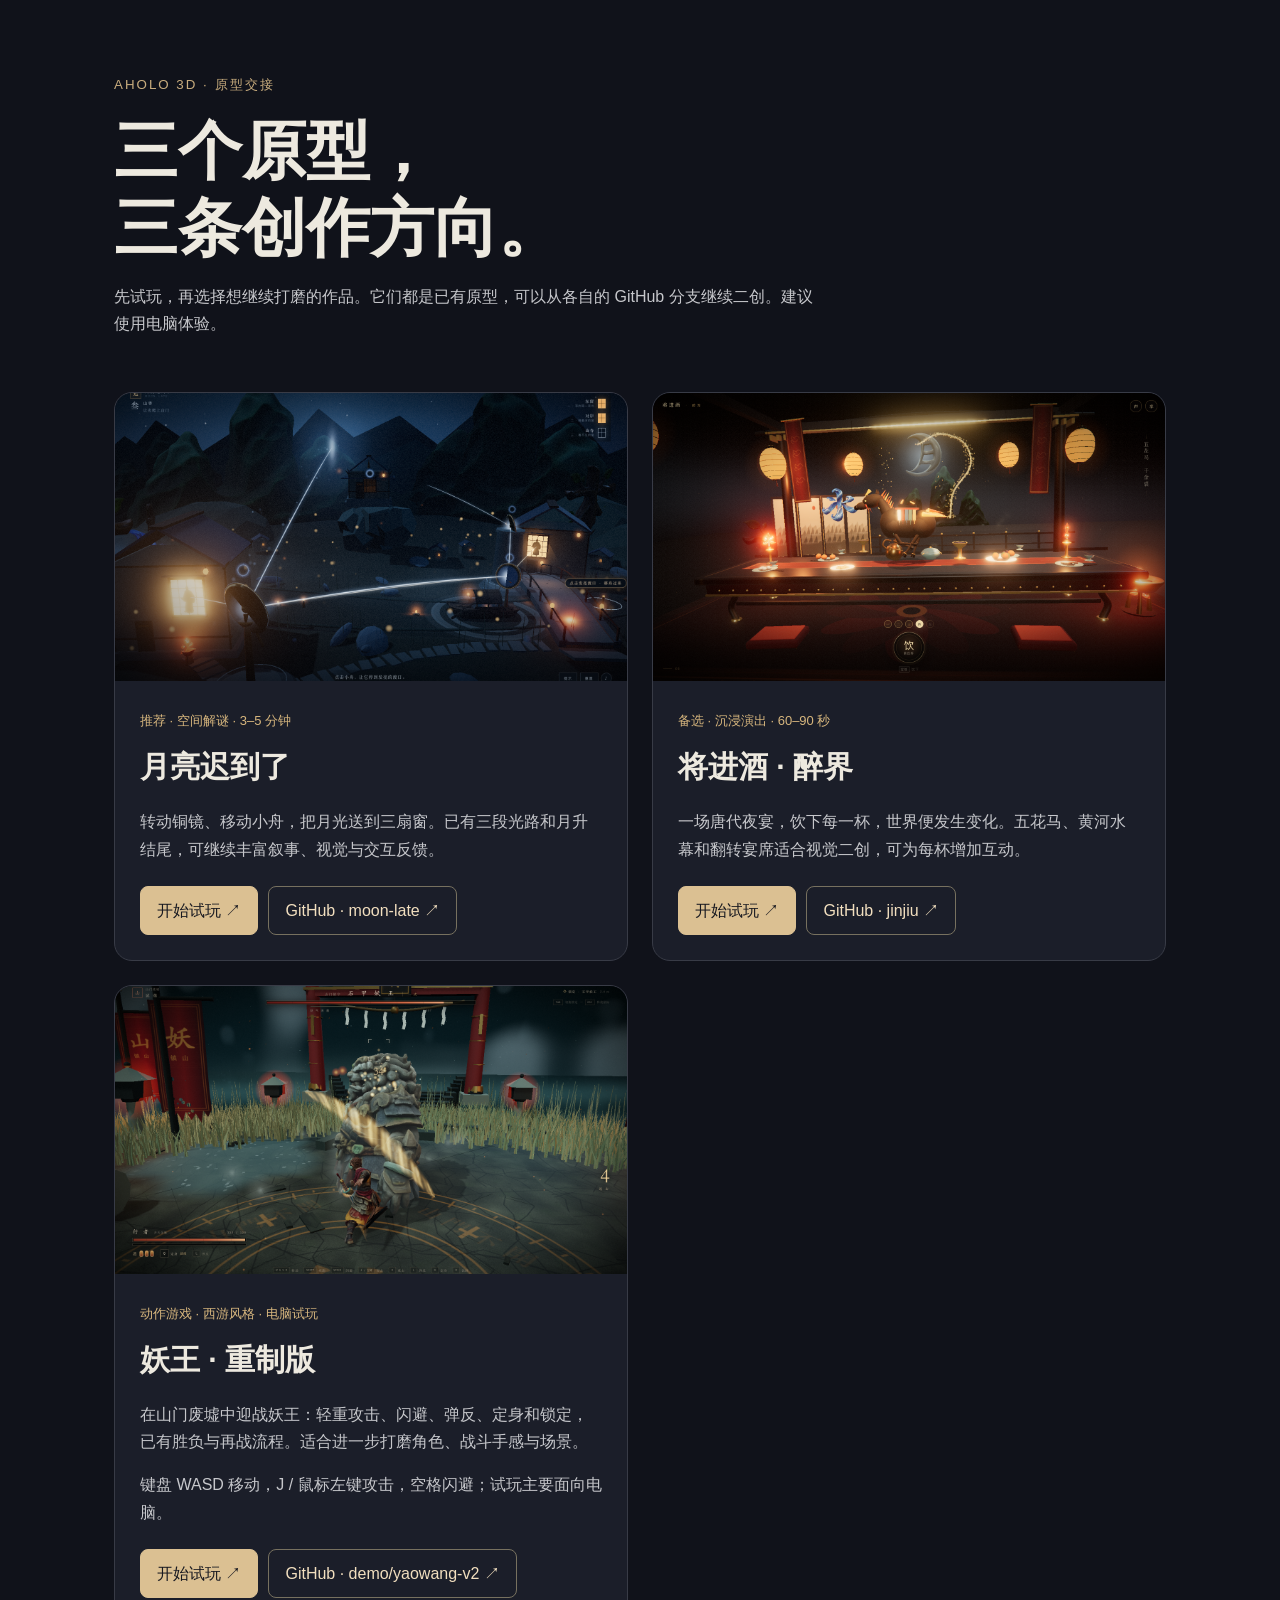
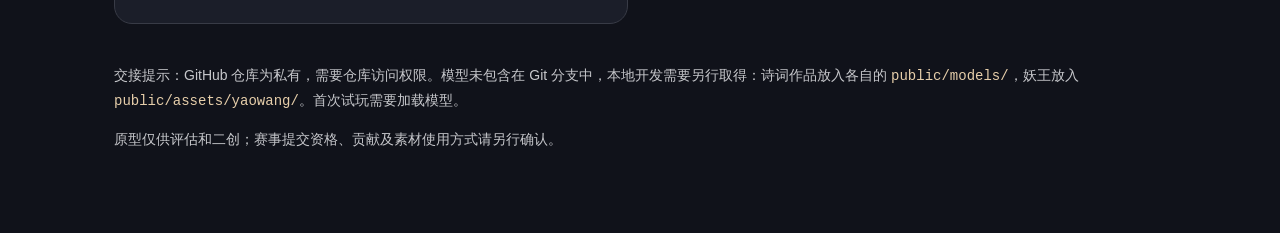
<file: index.html>
<!doctype html><html lang="zh-CN"><head><meta charset="utf-8"><meta name="viewport" content="width=device-width,initial-scale=1"><title>3D 作品原型 · 合作预览</title><style>
*{box-sizing:border-box}body{margin:0;background:#10121a;color:#ede9df;font-family:-apple-system,BlinkMacSystemFont,"PingFang SC",sans-serif;line-height:1.7}main{max-width:1100px;margin:auto;padding:70px 24px}small{color:#c9ad7e;letter-spacing:.15em}h1{font-size:clamp(36px,6vw,64px);line-height:1.2;margin:16px 0}h2{font-size:30px;margin:8px 0}p{color:#c6c7cb}header{max-width:700px;margin-bottom:55px}.grid{display:grid;gap:24px;grid-template-columns:repeat(2,minmax(0,1fr))}article{background:#1b1e29;border:1px solid #383b46;border-radius:18px;overflow:hidden}img{display:block;width:100%;aspect-ratio:16/9;object-fit:cover}.body{padding:25px}.tag{color:#d8b77e;font-size:13px}.actions{display:flex;gap:10px;flex-wrap:wrap;margin-top:23px}a{color:#f2dfbf;border:1px solid #77715f;padding:10px 16px;border-radius:8px;text-decoration:none}a.primary{background:#dbc092;color:#171820;border-color:#dbc092}a:hover{filter:brightness(1.15)}footer{margin-top:40px;color:#a9aab1;font-size:14px}code{color:#e6ceaa}@media(max-width:720px){main{padding:45px 18px}.grid{grid-template-columns:1fr}}
</style></head><body><main><header><small>AHOLO 3D · 原型交接</small><h1>三个原型，<br>三条创作方向。</h1><p>先试玩，再选择想继续打磨的作品。它们都是已有原型，可以从各自的 GitHub 分支继续二创。建议使用电脑体验。</p></header><div class="grid"><article><img src="moon.png" alt="月亮迟到了：月下山谷和光路"><div class="body"><span class="tag">推荐 · 空间解谜 · 3–5 分钟</span><h2>月亮迟到了</h2><p>转动铜镜、移动小舟，把月光送到三扇窗。已有三段光路和月升结尾，可继续丰富叙事、视觉与交互反馈。</p><div class="actions"><a class="primary" href="moon/">开始试玩 ↗</a><a href="https://github.com/hyai-dev/aholo3d-hackathon/tree/moon-late/demos/moon-late" target="_blank" rel="noopener">GitHub · moon-late ↗</a></div></div></article><article><img src="jinjiu.png" alt="将进酒醉界：唐代夜宴"><div class="body"><span class="tag">备选 · 沉浸演出 · 60–90 秒</span><h2>将进酒 · 醉界</h2><p>一场唐代夜宴，饮下每一杯，世界便发生变化。五花马、黄河水幕和翻转宴席适合视觉二创，可为每杯增加互动。</p><div class="actions"><a class="primary" href="jinjiu/">开始试玩 ↗</a><a href="https://github.com/hyai-dev/aholo3d-hackathon/tree/jinjiu/demos/jinjiu" target="_blank" rel="noopener">GitHub · jinjiu ↗</a></div></div></article><article><img src="yaowang.png" alt="妖王重制版：山门中的 Boss 战斗"><div class="body"><span class="tag">动作游戏 · 西游风格 · 电脑试玩</span><h2>妖王 · 重制版</h2><p>在山门废墟中迎战妖王：轻重攻击、闪避、弹反、定身和锁定，已有胜负与再战流程。适合进一步打磨角色、战斗手感与场景。</p><p>键盘 WASD 移动，J / 鼠标左键攻击，空格闪避；试玩主要面向电脑。</p><div class="actions"><a class="primary" href="yaowang/">开始试玩 ↗</a><a href="https://github.com/hyai-dev/aholo3d-hackathon/tree/demo/yaowang-v2/demos/yaowang-v2" target="_blank" rel="noopener">GitHub · demo/yaowang-v2 ↗</a></div></div></article></div><footer><p>交接提示：GitHub 仓库为私有，需要仓库访问权限。模型未包含在 Git 分支中，本地开发需要另行取得：诗词作品放入各自的 <code>public/models/</code>，妖王放入 <code>public/assets/yaowang/</code>。首次试玩需要加载模型。</p><p>原型仅供评估和二创；赛事提交资格、贡献及素材使用方式请另行确认。</p></footer></main></body></html>
</file>
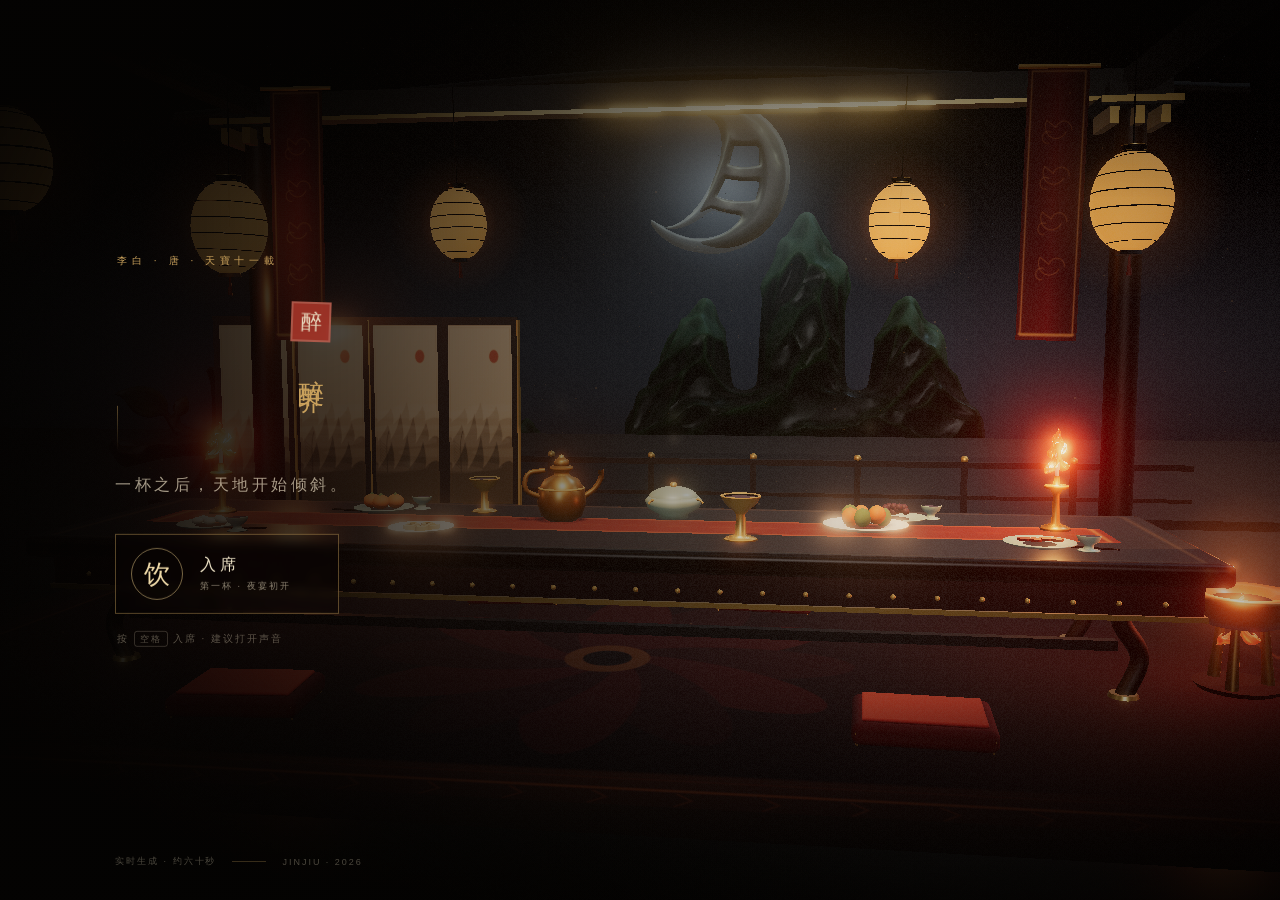
<file: jinjiu/index.html>
<!doctype html>
<html lang="zh-CN">
  <head>
    <meta charset="UTF-8" />
    <meta name="viewport" content="width=device-width, initial-scale=1.0, viewport-fit=cover" />
    <meta name="theme-color" content="#070605" />
    <meta name="description" content="将进酒 · 醉界 —— 一杯一杯，把盛唐的夜宴喝成一个颠倒的梦。" />
    <title>将进酒 · 醉界</title>
    <link rel="icon" href="data:image/svg+xml,%3Csvg xmlns='http://www.w3.org/2000/svg' viewBox='0 0 64 64'%3E%3Crect width='64' height='64' rx='14' fill='%23070605'/%3E%3Cpath d='M20 22h24l-3 16c-1 6-5 9-9 9s-8-3-9-9z' fill='none' stroke='%23c9a15c' stroke-width='2.5'/%3E%3Cpath d='M17 47h30' stroke='%23c9a15c' stroke-width='2.5'/%3E%3Cpath d='M26 14c0 3-3 3-3 6M32 13c0 3-3 3-3 6M38 14c0 3-3 3-3 6' fill='none' stroke='%23a23428' stroke-width='2'/%3E%3C/svg%3E" />
    <script type="module" crossorigin src="./assets/index-D9BRWtgM.js"></script>
    <link rel="stylesheet" crossorigin href="./assets/index-BPFxzYTN.css">
  </head>
  <body>
    <div id="scene" aria-hidden="true"></div>
    <div class="vignette" aria-hidden="true"></div>
    <div class="grain" aria-hidden="true"></div>
    <div id="flash" aria-hidden="true"></div>
    <div id="blackout" aria-hidden="true"></div>

    <header class="brand">
      <span class="brand-mark">将进酒</span>
      <span class="brand-dot">·</span>
      <span class="brand-sub">醉界</span>
    </header>

    <div class="top-right">
      <button id="soundBtn" class="icon-btn" aria-label="声音开关" title="声音开关">
        <span id="soundIcon">声</span>
      </button>
      <button id="shareBtn" class="icon-btn" aria-label="分享" title="分享此夜">享</button>
    </div>

    <div id="hud" class="hud">
      <div id="poem" class="poem" aria-live="polite"></div>

      <div id="caption" class="caption">
        <div class="cap-rule"></div>
        <div id="capNo" class="cap-no">第一杯</div>
        <div id="capMain" class="cap-main"></div>
        <div id="capSub" class="cap-sub"></div>
      </div>

      <div id="challenge" class="challenge">
        <div class="ch-head">
          <span>接住坠落的金樽</span>
          <b><i id="chDone">0</i>/3</b>
        </div>
        <div class="ch-pips"><i></i><i></i><i></i></div>
        <div class="ch-time"><i id="chBar"></i></div>
      </div>

      <div id="toast" class="toast"></div>

      <div class="controls">
        <div class="cups" id="cups" aria-hidden="true">
          <span>一</span><span>二</span><span>三</span><span>四</span><span>五</span>
        </div>
        <button id="drinkBtn" class="drink-btn" aria-label="饮一杯">
          <span class="drink-ring"></span>
          <span id="drinkLabel" class="drink-label">饮</span>
          <small id="drinkSub" class="drink-sub">第一杯</small>
        </button>
        <div class="hint"><kbd>空格</kbd> 饮下</div>
      </div>

      <div class="stage-rail" aria-hidden="true">
        <span class="rail-line"></span>
        <span id="railNum" class="rail-num">00</span>
      </div>
    </div>

    <section id="titleScreen" class="title-screen">
      <div class="title-scrim"></div>
      <div class="title-inner">
        <div class="title-eyebrow">李白 · 唐 · 天寶十一載</div>
        <div class="title-row">
          <h1 class="title-vertical">将进酒</h1>
          <div class="title-side">
            <span class="seal">醉</span>
            <span class="title-sub">醉界</span>
          </div>
        </div>
        <div class="title-rule"></div>
        <p class="title-lead">一杯之后，天地开始倾斜。</p>
        <button id="startBtn" class="start-btn">
          <span class="start-char">饮</span>
          <span class="start-copy"><b>入席</b><small>第一杯 · 夜宴初开</small></span>
        </button>
        <p class="title-hint">按 <kbd>空格</kbd> 入席 · 建议打开声音</p>
      </div>
      <div class="title-foot">
        <span>实时生成 · 约六十秒</span>
        <span class="foot-line"></span>
        <span>JINJIU · 2026</span>
      </div>
    </section>

    <section id="ending" class="ending">
      <div class="ending-scrim"></div>
      <div class="ending-inner">
        <div class="ending-eyebrow">将进酒 · 醉界</div>
        <div class="ending-row">
          <h2 class="ending-vertical">与尔同销万古愁</h2>
          <div class="ending-seal">空</div>
        </div>
        <div class="ending-rule"></div>
        <p id="endingNote" class="ending-note"></p>
        <div class="ending-stats">
          <span id="endingCatches">金樽 0 / 3</span>
          <span class="stat-dot">·</span>
          <span id="endingTime">此夜 00:00</span>
        </div>
        <div class="ending-actions">
          <button id="againBtn" class="ghost-btn">再饮一次</button>
          <button id="endShareBtn" class="ghost-btn">分享此夜</button>
        </div>
      </div>
      <div class="ending-foot">酒杯已空，山河仍在梦里。</div>
    </section>

    <div id="loader" class="loader">
      <div class="loader-inner">
        <div class="loader-mark">将进酒</div>
        <div class="loader-sub">醉 界</div>
        <div class="loader-cup"><i id="loadFill"></i></div>
        <div class="loader-meta">
          <span id="loadText">温酒中</span>
          <span id="loadPct">0%</span>
        </div>
      </div>
    </div>

  </body>
</html>
</file>
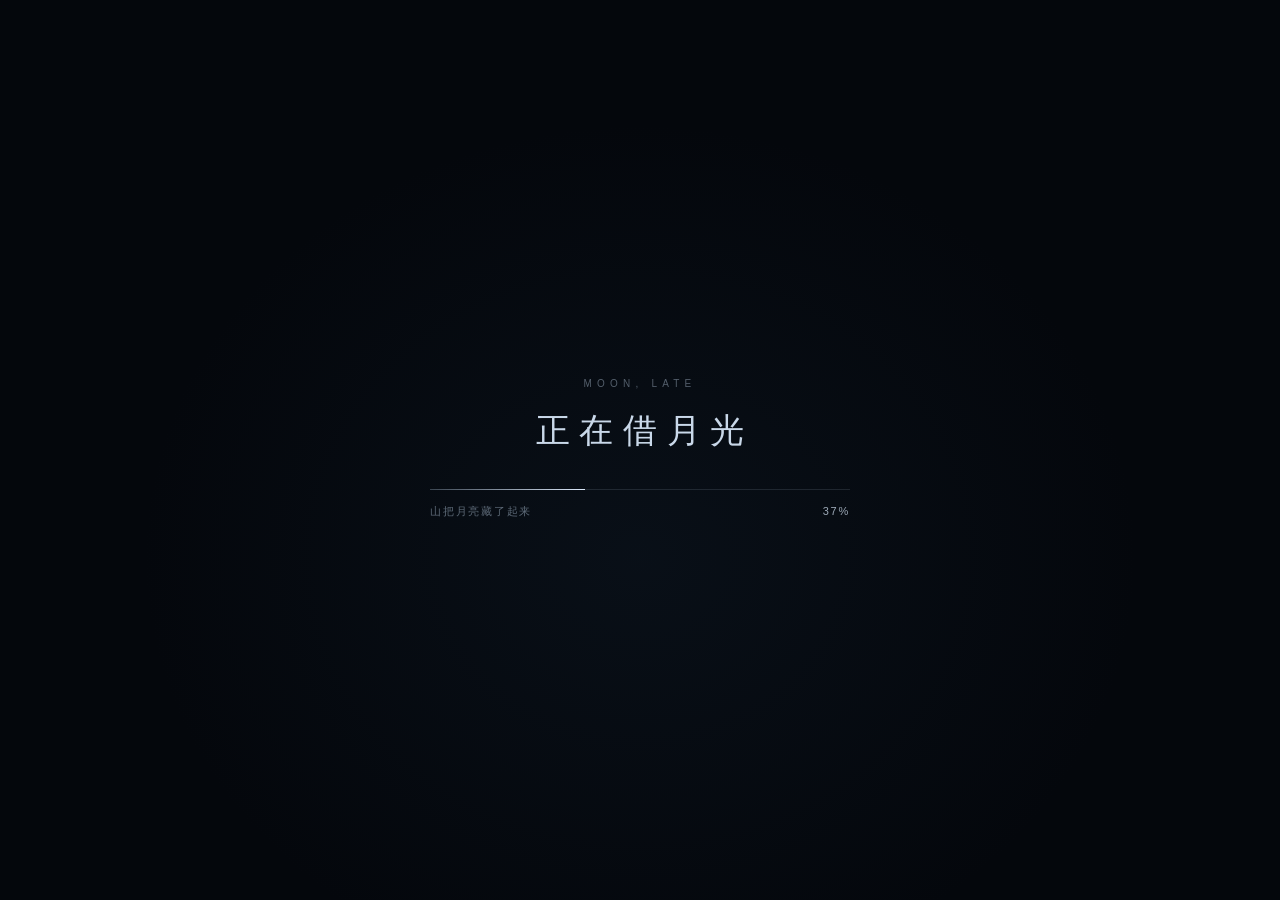
<file: moon/index.html>
<!doctype html>
<html lang="zh-CN">
  <head>
    <meta charset="UTF-8" />
    <meta name="viewport" content="width=device-width, initial-scale=1.0, maximum-scale=1.0, user-scalable=no" />
    <meta name="theme-color" content="#05080d" />
    <title>月亮迟到了 · 但愿人长久，千里共婵娟</title>
    <link rel="icon" href="data:image/svg+xml,%3Csvg xmlns='http://www.w3.org/2000/svg' viewBox='0 0 64 64'%3E%3Crect width='64' height='64' fill='%23070b12'/%3E%3Cpath d='M40 12a22 22 0 1 0 0 40 26 26 0 0 1 0-40z' fill='%23dce9ff'/%3E%3C/svg%3E" />
    <script type="module" crossorigin src="./assets/index-BOZcYXSQ.js"></script>
    <link rel="stylesheet" crossorigin href="./assets/index-DSRrArW6.css">
  </head>
  <body data-mode="loading">
    <div id="app">
      <canvas id="c"></canvas>
      <div class="grade"></div>

      <section id="loading" aria-live="polite">
        <div class="loading-inner">
          <p class="loading-eyebrow">MOON, LATE</p>
          <h2>正在借月光</h2>
          <div class="loading-track"><i id="load-fill"></i></div>
          <p class="loading-row"><span id="load-note">山把月亮藏了起来</span><b id="load-pct">0%</b></p>
        </div>
      </section>

      <section id="title-screen">
        <div class="title-copy">
          <div class="title-column">
            <div class="title-head">
              <div class="title-vert">
                <h1 class="vertical-title">月亮迟到了</h1>
                <div class="title-rule"></div>
                <p class="vertical-poem">但愿人长久<br />千里共婵娟</p>
              </div>
              <div class="title-eyebrow"><span class="stamp">借光</span><span>苏轼 · 水调歌头</span></div>
            </div>
            <p class="title-lead">两座山挡住了月亮。<br />山谷里，三扇窗在等一束借来的光。</p>
            <button id="start" type="button"><span>借一束月光</span><em>点击提灯入园</em></button>
            <p class="title-foot">拖动铜镜旋转 · 点击小舟换渡口 · 把光送到看不见的人那里</p>
          </div>
        </div>
        <div class="title-corner">
          <span>夜 · 山谷 · 三扇窗</span>
          <i></i>
        </div>
      </section>

      <div id="hud">
        <div class="brand">
          <span class="brand-seal">迟</span>
          <div><b>月亮迟到了</b><small>MOON, LATE</small></div>
        </div>
        <div class="chapter">
          <span id="chapter-no">壹</span>
          <div><b id="chapter-title">借光</b><small id="chapter-sub">让月光落在东窗</small></div>
        </div>
        <div class="goals" id="goals"></div>
        <p class="hint" id="hint">拖动左侧铜镜，转动月光。</p>
        <div class="controls">
          <button id="hintBtn" type="button">提示</button>
          <button id="resetBtn" type="button">重置</button>
          <button id="soundBtn" type="button" aria-label="开启或关闭声音" title="声音">♪</button>
        </div>
      </div>

      <div id="poem-toast" aria-live="polite"></div>
      <div id="tip"></div>
      <div id="guide-pill" aria-hidden="true"></div>

      <section id="ending">
        <div class="ending-inner">
          <p class="ending-eyebrow">MOON, LATE</p>
          <h2>月亮迟到了</h2>
          <div class="ending-rule"></div>
          <p class="ending-poem">但愿人长久<br />千里共婵娟</p>
          <p class="ending-note">你借了三束月光，送给三个看不见彼此的人。</p>
          <button id="replay" type="button">再看一次</button>
        </div>
      </section>

      <div id="flash"></div>
    </div>
  </body>
</html>
</file>
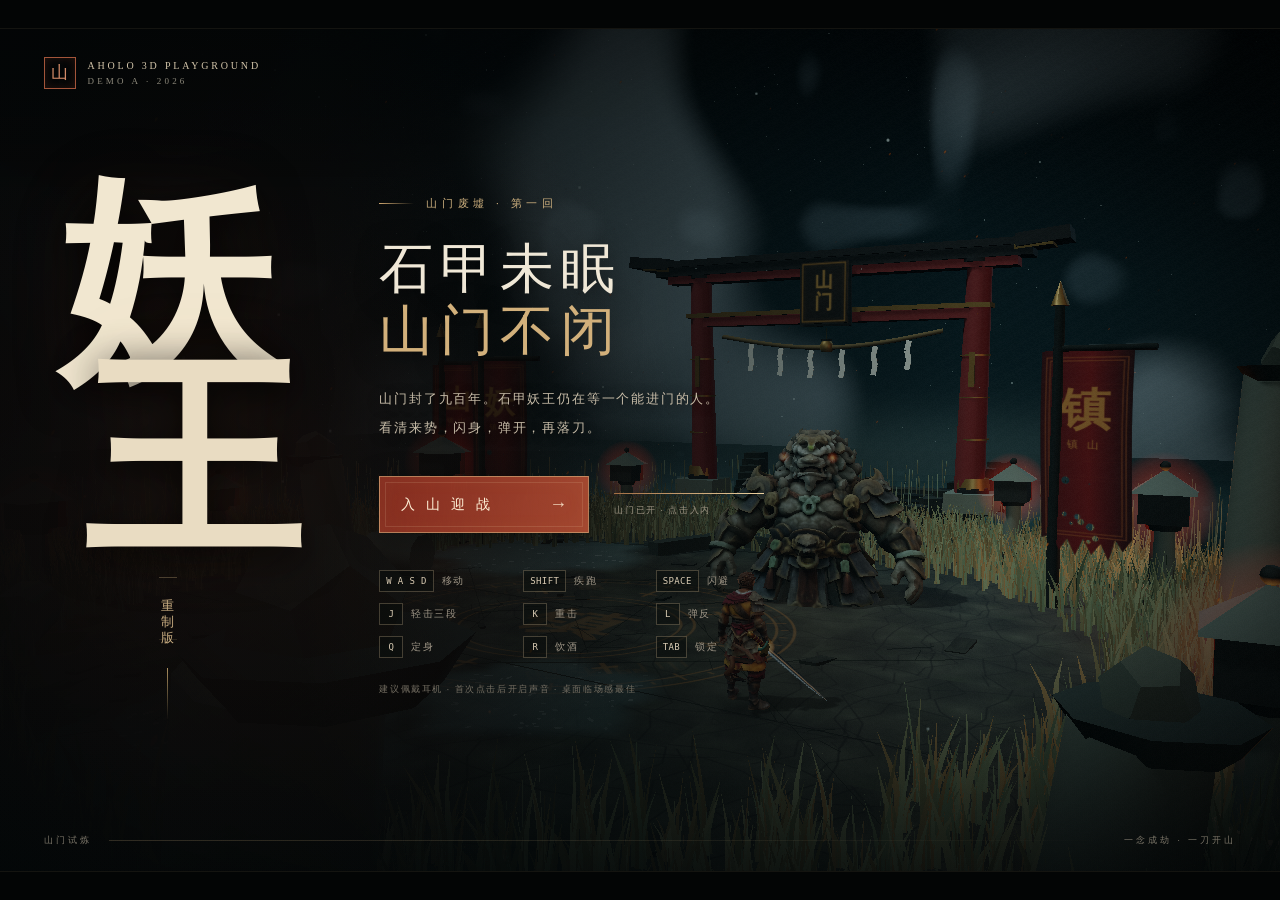
<file: yaowang/index.html>
<!doctype html>
<html lang="zh-CN">
  <head>
    <meta charset="UTF-8" />
    <meta name="viewport" content="width=device-width, initial-scale=1.0" />
    <meta name="theme-color" content="#071012" />
    <link rel="icon" href="data:image/svg+xml,%3Csvg xmlns='http://www.w3.org/2000/svg' viewBox='0 0 64 64'%3E%3Crect width='64' height='64' fill='%23070b0c'/%3E%3Crect x='10' y='10' width='44' height='44' fill='none' stroke='%23b45f45' stroke-width='2'/%3E%3Ctext x='32' y='44' font-size='32' text-anchor='middle' fill='%23d3b477'%3E山%3C/text%3E%3C/svg%3E" />
    <title>妖王 · 重制版 | 山门试炼</title>
    <script type="module" crossorigin src="./assets/index-b0067960ee.js"></script>
    <link rel="stylesheet" crossorigin href="./assets/index-C3-AH7o6.css">
  </head>
  <body>
    <div id="scene" aria-hidden="true"></div>
    <div class="cinema-bar top"></div>
    <div class="cinema-bar bottom"></div>

    <div id="title" class="screen title-screen">
      <div class="title-veil"></div>
      <div class="title-brand">
        <span class="brand-seal">山</span>
        <span class="brand-copy">AHOLO 3D PLAYGROUND<small>DEMO A · 2026</small></span>
      </div>

      <div class="title-main">
        <div class="vertical-title" aria-label="妖王重制版">
          <span class="v-char">妖</span>
          <span class="v-char">王</span>
          <span class="v-sub">重 制 版</span>
          <span class="v-line"></span>
        </div>

        <div class="title-meta">
          <div class="title-eyebrow"><span></span>山门废墟 · 第一回</div>
          <h1>石甲未眠<br /><em>山门不闭</em></h1>
          <p class="title-copy">山门封了九百年。石甲妖王仍在等一个能进门的人。<br />看清来势，闪身，弹开，再落刀。</p>

          <div class="start-row">
            <button id="startBtn" class="start-btn" disabled>
              <span class="btn-label">招 魂 中</span>
              <span class="btn-arrow">→</span>
            </button>
            <div class="load-wrap">
              <div class="load-track"><i id="loadBar"></i></div>
              <span id="loadText">载入妖王残卷 · 0%</span>
            </div>
          </div>

          <div class="title-controls">
            <div><kbd>W A S D</kbd><span>移动</span></div>
            <div><kbd>SHIFT</kbd><span>疾跑</span></div>
            <div><kbd>SPACE</kbd><span>闪避</span></div>
            <div><kbd>J</kbd><span>轻击三段</span></div>
            <div><kbd>K</kbd><span>重击</span></div>
            <div><kbd>L</kbd><span>弹反</span></div>
            <div><kbd>Q</kbd><span>定身</span></div>
            <div><kbd>R</kbd><span>饮酒</span></div>
            <div><kbd>TAB</kbd><span>锁定</span></div>
          </div>
          <div class="audio-hint">建议佩戴耳机 · 首次点击后开启声音 · 桌面临场感最佳</div>
        </div>
      </div>

      <div class="title-footer">
        <span>山门试炼</span>
        <span class="footer-rule"></span>
        <span>一念成劫 · 一刀开山</span>
      </div>
    </div>

    <div id="hud" class="hud">
      <div class="hud-brand">
        <span class="hud-seal">山</span>
        <div><small>山门废墟</small><b>试 炼</b></div>
      </div>

      <div class="boss-panel">
        <div class="boss-head">
          <span class="boss-kicker">山门镇守</span>
          <b class="boss-name">石 甲 妖 王</b>
          <span id="bossPhase" class="boss-phase">一 式</span>
        </div>
        <div class="bar boss-bar">
          <i id="bossLag" class="bar-lag"></i>
          <i id="bossFill" class="bar-fill"></i>
          <div class="bar-caps"></div>
        </div>
        <div class="poise-track"><i id="poiseFill"></i></div>
        <div class="boss-sub"><span id="bossSub">妖气未散</span><span id="bossHpText">480</span></div>
      </div>

      <div class="player-panel">
        <div class="player-head"><b>行 者</b><span>齐天余脉</span><em id="hpText">120 / 120</em></div>
        <div class="bar player-bar">
          <i id="hpLag" class="bar-lag"></i>
          <i id="hpFill" class="bar-fill"></i>
          <div class="bar-caps"></div>
        </div>
        <div class="bar stamina-bar"><i id="stFill" class="bar-fill"></i></div>
        <div class="status-row">
          <div class="flasks" id="flasks" title="酒壶">
            <span class="label">酒</span>
            <i></i><i></i><i></i>
          </div>
          <div class="spell-chip" id="spellChip"><kbd>Q</kbd><span>定身</span><em id="spellCd">就绪</em></div>
          <div class="parry-hint"><kbd>L</kbd><span>弹反</span></div>
        </div>
      </div>

      <div id="targetChip" class="target-chip"><span class="lock-dot"></span>锁定 · 石甲妖王 <em id="targetDist"></em></div>
      <div id="lockMarker" class="lock-marker">
        <i class="lm tl"></i><i class="lm tr"></i><i class="lm bl"></i><i class="lm br"></i>
        <span class="lm-dot"></span>
        <span class="lm-dist" id="lockDist"></span>
      </div>

      <div id="combo" class="combo"><span id="comboNum">0</span><small>连 击</small></div>
      <div id="message" class="message"></div>
      <div id="damageLayer" class="damage-layer"></div>

      <div class="hud-hint"><kbd>TAB</kbd> 切换锁定 <span></span> <kbd>ESC</kbd> 释放鼠标</div>

      <div class="control-strip">
        <span><kbd>W A S D</kbd>移动</span>
        <span><kbd>SHIFT</kbd>疾跑</span>
        <span><kbd>SPACE</kbd>闪避</span>
        <span><kbd>J / 左键</kbd>轻击</span>
        <span><kbd>K</kbd>重击</span>
        <span><kbd>L</kbd>弹反</span>
        <span><kbd>Q</kbd>定身</span>
        <span><kbd>R</kbd>饮酒</span>
      </div>

      <div id="hurtVignette" class="hurt-vignette"></div>
      <div id="whiteFlash" class="white-flash"></div>
    </div>

    <div id="result" class="screen result-screen hidden">
      <div class="result-veil"></div>
      <div class="result-inner">
        <div class="result-kicker">山门试炼 · 终</div>
        <div id="resultGlyph" class="result-glyph">胜</div>
        <div class="result-copy">
          <h2 id="resultTitle">妖王伏诛</h2>
          <p id="resultDesc">山门已开。你听见风从很远的地方吹来。</p>
        </div>
        <div class="result-stats">
          <div><span>用时</span><b id="statTime">00:00</b></div>
          <div><span>命中</span><b id="statHits">0</b></div>
          <div><span>弹反</span><b id="statParries">0</b></div>
          <div><span>余酒</span><b id="statFlasks">0</b></div>
        </div>
        <button id="retryBtn" class="start-btn result-btn"><span class="btn-label">再 战 一 回</span><span class="btn-arrow">ENTER</span></button>
        <div class="result-foot">看清来势，再落刀。</div>
      </div>
    </div>

  </body>
</html>
</file>
<file: jinjiu/assets/index-BPFxzYTN.css>
:root{--ink:#070605;--ink-soft:#12100d;--gold:#c9a15c;--gold-hi:#eed9a8;--gold-dim:#c9a15c6b;--paper:#f0e4c8;--muted:#f0e4c88f;--faint:#f0e4c84d;--red:#a23428;--serif:"Songti SC", "STSong", "Noto Serif SC", "Source Han Serif SC", "SimSun", serif;--sans:"PingFang SC", "Hiragino Sans GB", "Microsoft YaHei", sans-serif}*{box-sizing:border-box}html,body{background:var(--ink);width:100%;height:100%;color:var(--paper);font-family:var(--serif);-webkit-font-smoothing:antialiased;-webkit-tap-highlight-color:transparent;-webkit-user-select:none;user-select:none;margin:0;padding:0;overflow:hidden}#scene,#scene canvas{touch-action:manipulation;width:100%;height:100%;display:block;position:fixed;top:0;bottom:0;left:0;right:0}#scene canvas{cursor:default}body.challenge-on #scene canvas{cursor:crosshair}body.cup-hover #scene canvas{cursor:pointer}.vignette{pointer-events:none;z-index:2;background:radial-gradient(at 50% 48%,#0000 38%,#03020147 74%,#020101b8 100%),linear-gradient(#03020166 0%,#0000 14% 78%,#03020194 100%);position:fixed;top:0;bottom:0;left:0;right:0}.grain{z-index:3;pointer-events:none;opacity:.055;mix-blend-mode:soft-light;background-image:url("data:image/svg+xml,%3Csvg xmlns='http://www.w3.org/2000/svg' width='160' height='160'%3E%3Cfilter id='n'%3E%3CfeTurbulence type='fractalNoise' baseFrequency='0.9' numOctaves='3' stitchTiles='stitch'/%3E%3C/filter%3E%3Crect width='100%25' height='100%25' filter='url(%23n)' opacity='0.8'/%3E%3C/svg%3E");width:200%;height:200%;animation:.8s steps(3,end) infinite grain-shift;position:fixed;top:-50%;bottom:-50%;left:-50%;right:-50%}@keyframes grain-shift{0%{transform:translate(0,0)}33%{transform:translate(-2%,1%)}66%{transform:translate(1%,-2%)}to{transform:translate(0,0)}}#flash{z-index:4;pointer-events:none;opacity:0;mix-blend-mode:screen;background:radial-gradient(at 50% 52%,#ffe0a0e6 0%,#ffb25452 34%,#0000 70%);position:fixed;top:0;bottom:0;left:0;right:0}#flash.on{animation:1.15s ease-out gulp-flash}@keyframes gulp-flash{0%{opacity:0}8%{opacity:.75}to{opacity:0}}#blackout{z-index:9;opacity:0;pointer-events:none;background:#020202;transition:opacity .22s linear;position:fixed;top:0;bottom:0;left:0;right:0}#blackout.on{opacity:1;pointer-events:all}.brand{top:max(26px, env(safe-area-inset-top));left:max(30px, env(safe-area-inset-left));z-index:6;letter-spacing:.28em;color:var(--gold-hi);opacity:0;text-shadow:0 1px 10px #000c;align-items:baseline;gap:8px;font-size:13px;transition:opacity 1s .2s,transform 1s .2s;display:flex;position:fixed;transform:translateY(-6px)}.brand.show{opacity:.9;transform:none}.brand-mark{letter-spacing:.32em;font-size:15px}.brand-dot{color:var(--gold-dim)}.brand-sub{letter-spacing:.4em;color:var(--gold);opacity:.85;font-size:11px}.top-right{top:max(22px, env(safe-area-inset-top));right:max(24px, env(safe-area-inset-right));z-index:7;opacity:0;gap:10px;transition:opacity 1s .3s,transform 1s .3s;display:flex;position:fixed;transform:translateY(-6px)}.top-right.show{opacity:1;transform:none}.icon-btn{width:38px;height:38px;color:var(--gold-hi);font-family:var(--serif);letter-spacing:0;cursor:pointer;-webkit-backdrop-filter:blur(4px);backdrop-filter:blur(4px);background:#09070557;border:1px solid #c9a15c59;border-radius:50%;font-size:13px;transition:border-color .3s,background .3s,opacity .3s}.icon-btn:hover{border-color:var(--gold);background:#c9a15c24}.icon-btn.off{opacity:.4}.hud{z-index:5;pointer-events:none;opacity:0;transition:opacity .9s;position:fixed;top:0;bottom:0;left:0;right:0}.hud.show{opacity:1}body.hangover .controls,body.hangover .stage-rail,body.hangover .challenge,body.hangover .toast,body.flipping .controls,body.flipping .stage-rail,body.flipping .challenge,body.flipping .toast{transition:opacity 1.4s;opacity:0!important;pointer-events:none!important}body.flipping .poem{transition:opacity 1s;opacity:0!important}.hud button{pointer-events:auto}.poem{top:17%;right:max(42px, calc(env(safe-area-inset-right) + 34px));writing-mode:vertical-rl;letter-spacing:.28em;color:#f0e4c885;text-shadow:0 2px 18px #000000e6;white-space:nowrap;font-size:clamp(13px,1.15vw,16px);line-height:2.15;transition:opacity .8s;position:absolute}.poem:before{content:"";background:linear-gradient(to bottom, transparent, var(--gold-dim));width:1px;height:16px;position:absolute;top:-26px;left:50%}.poem:after{content:"";background:linear-gradient(#c9a15c38,#0000);width:1px;height:18px;position:absolute;bottom:-28px;left:50%}.caption{text-align:center;opacity:0;text-shadow:0 2px 24px #000000f2;isolation:isolate;width:min(780px,84vw);transition:opacity 1s,transform 1.2s;position:absolute;top:20.5%;left:50%;transform:translate(-50%,6px)}.caption:before{content:"";z-index:-1;background:radial-gradient(at 50% 48%,#050403c7 0%,#05040373 44%,#0000 73%);position:absolute;top:-34px;bottom:-26px;left:-90px;right:-90px}.caption.show{opacity:1;transform:translate(-50%)}.cap-rule{background:linear-gradient(#0000,#c9a15c99);width:1px;height:30px;margin:0 auto 12px}.cap-no{font-family:var(--sans);letter-spacing:.62em;color:var(--gold);opacity:.85;margin-bottom:14px;padding-left:.62em;font-size:10px}.cap-main{letter-spacing:.16em;color:#f4e7cb;font-size:clamp(22px,2.5vw,34px);line-height:1.6}.cap-sub{letter-spacing:.28em;color:#f0e4c89e;margin-top:12px;font-size:clamp(11px,1vw,13px)}.challenge{-webkit-backdrop-filter:blur(9px);backdrop-filter:blur(9px);opacity:0;visibility:hidden;background:#0a0704ad;border:1px solid #e8c98752;min-width:260px;padding:15px 19px 13px;transition:opacity .5s,transform .5s,visibility .5s;position:absolute;top:max(80px,10%);left:50%;transform:translate(-50%,-12px);box-shadow:0 20px 60px #00000080,inset 0 0 40px #c9a15c0d}.challenge.show{opacity:1;visibility:visible;transform:translate(-50%)}.ch-head{letter-spacing:.18em;color:var(--gold-hi);justify-content:space-between;align-items:baseline;gap:30px;font-size:13px;display:flex}.ch-head b{font-family:var(--sans);letter-spacing:.1em;color:var(--gold);font-size:12px;font-weight:400}.ch-head b i{font-size:18px;font-style:normal}.ch-pips{gap:7px;margin-top:12px;display:flex}.ch-pips i{background:#c9a15c2e;flex:1;height:2px;transition:background .3s}.ch-pips i.on{background:var(--gold-hi);box-shadow:0 0 10px #eed9a8b3}.ch-time{background:#c9a15c26;height:1px;margin-top:10px;overflow:hidden}.ch-time i{background:linear-gradient(90deg, var(--gold-dim), var(--gold-hi));transform-origin:0;width:100%;height:100%;display:block}.toast{letter-spacing:.2em;color:var(--gold-hi);opacity:0;white-space:nowrap;-webkit-backdrop-filter:blur(6px);backdrop-filter:blur(6px);background:#080604b8;border:1px solid #c9a15c3d;padding:8px 16px;font-size:12px;transition:opacity .4s,transform .4s;position:absolute;bottom:194px;left:50%;transform:translate(-50%,8px)}.toast.show{opacity:1;transform:translate(-50%)}.controls{left:50%;bottom:max(30px, env(safe-area-inset-bottom));flex-direction:column;align-items:center;gap:13px;display:flex;position:absolute;transform:translate(-50%)}.cups{align-items:center;gap:9px;display:flex}.cups span{color:#f0e4c857;border:1px solid #c9a15c3d;border-radius:50%;place-items:center;width:24px;height:24px;font-size:10px;transition:all .6s;display:grid}.cups span.done{color:var(--gold);background:#c9a15c14;border-color:#c9a15c9e}.cups span.now{border-color:var(--gold-hi);color:#1a1208;background:var(--gold-hi);box-shadow:0 0 22px #eed9a85c}.drink-btn{width:96px;height:96px;color:var(--gold-hi);cursor:pointer;-webkit-backdrop-filter:blur(6px);backdrop-filter:blur(6px);background:radial-gradient(circle at 50% 38%,#c9a15c29,#080604b8 62%),#08060466;border:1px solid #e8c98775;border-radius:50%;flex-direction:column;justify-content:center;align-items:center;gap:2px;transition:transform .45s cubic-bezier(.2,.8,.2,1),border-color .4s,box-shadow .4s,opacity .4s;display:flex;position:relative;box-shadow:0 0 0 7px #c9a15c09,0 18px 50px #00000080}.drink-btn:before{content:"";border:1px solid #c9a15c29;border-radius:50%;transition:border-color .4s;position:absolute;top:7px;bottom:7px;left:7px;right:7px}.drink-btn:hover:not(:disabled){border-color:var(--gold-hi);transform:translateY(-3px)scale(1.025);box-shadow:0 0 0 9px #c9a15c0f,0 22px 60px #0000009e,0 0 42px #c9a15c29}.drink-btn:hover:not(:disabled):before{border-color:#e8c98766}.drink-btn:active:not(:disabled){transform:scale(.97)}.drink-btn:disabled{opacity:.42;cursor:default}.drink-label{letter-spacing:.02em;margin-top:2px;font-size:32px;line-height:1;transition:opacity .3s}.drink-sub{font-family:var(--sans);letter-spacing:.24em;color:#f0e4c885;white-space:nowrap;font-size:9px}.drink-ring{border-top:1px solid var(--gold-hi);opacity:.5;border-radius:50%;animation:16s linear infinite ring-turn;position:absolute;top:-1px;bottom:-1px;left:-1px;right:-1px}@keyframes ring-turn{to{transform:rotate(360deg)}}.hint{font-family:var(--sans);letter-spacing:.2em;color:#f0e4c84d;font-size:10px}.hint kbd{font-family:var(--sans);color:#f0e4c875;background:#ffffff05;border:1px solid #f0e4c82e;border-radius:3px;padding:2px 5px;font-size:9px}.stage-rail{left:max(32px, env(safe-area-inset-left));bottom:max(32px, env(safe-area-inset-bottom));opacity:.5;align-items:center;gap:10px;display:flex;position:absolute}.rail-line{background:#c9a15c5c;width:28px;height:1px}.rail-num{font-family:var(--sans);letter-spacing:.22em;color:var(--gold);font-size:9px}.title-screen{z-index:8;opacity:1;visibility:visible;transition:opacity 1.3s,visibility 1.3s;position:fixed;top:0;bottom:0;left:0;right:0}.title-screen.hide{opacity:0;visibility:hidden;pointer-events:none}.title-scrim{background:linear-gradient(90deg,#040302eb 0%,#040302b8 28%,#04030238 58%,#0000 78%),linear-gradient(#0403027a 0%,#0000 22% 70%,#040302b8 100%);position:absolute;top:0;bottom:0;left:0;right:0}.title-inner{flex-direction:column;align-items:flex-start;display:flex;position:absolute;top:50%;left:clamp(32px,9vw,142px);transform:translateY(-50%)}.title-eyebrow{font-family:var(--sans);letter-spacing:.46em;color:var(--gold);opacity:0;padding-left:2px;font-size:10px;animation:1.2s cubic-bezier(.2,.8,.2,1) .35s forwards rise-in}.title-row{align-items:flex-start;gap:clamp(16px,2.5vw,34px);margin-top:26px;display:flex}.title-vertical{writing-mode:vertical-rl;letter-spacing:.06em;color:#f3e6ca;text-shadow:0 0 60px #dcb0682e,0 4px 40px #000c;clip-path:inset(0 0 100%);margin:0;font-size:clamp(74px,10.6vw,156px);font-weight:400;line-height:1.06;animation:1.6s cubic-bezier(.16,1,.3,1) .15s forwards title-reveal}@keyframes title-reveal{to{clip-path:inset(0)}}.title-side{opacity:0;flex-direction:column;align-items:center;gap:18px;padding-top:8px;animation:1.2s .9s forwards rise-in;display:flex}.seal{background:var(--red);color:#f6e8cc;opacity:.92;place-items:center;width:40px;height:40px;font-size:21px;display:grid;transform:rotate(2deg);box-shadow:inset 0 0 0 2px #f6e8cc38}.title-sub{writing-mode:vertical-rl;letter-spacing:.35em;color:var(--gold);font-size:clamp(18px,2vw,27px)}.title-rule{background:linear-gradient(to bottom, var(--gold-dim), transparent);opacity:0;width:1px;height:44px;margin:28px 0 20px 2px;animation:1s 1.05s forwards rise-in}.title-lead{letter-spacing:.22em;color:#f0e4c8a8;opacity:0;margin:0 0 34px;font-size:clamp(14px,1.25vw,17px);line-height:1.9;animation:1.2s 1.2s forwards rise-in}.start-btn{min-width:224px;color:var(--paper);font-family:var(--serif);cursor:pointer;opacity:0;-webkit-backdrop-filter:blur(5px);backdrop-filter:blur(5px);background:#08060442;border:1px solid #c9a15c6b;align-items:center;gap:17px;padding:13px 26px 13px 15px;transition:background .4s,border-color .4s,transform .4s;animation:1.2s 1.35s forwards rise-in;display:flex}.start-btn:hover{border-color:var(--gold-hi);background:#c9a15c1f;transform:translate(3px)}.start-char{width:52px;height:52px;color:var(--gold-hi);border:1px solid #e8c98780;border-radius:50%;place-items:center;font-size:26px;transition:background .4s,color .4s;display:grid}.start-btn:hover .start-char{background:var(--gold-hi);color:#1a1208}.start-copy{flex-direction:column;align-items:flex-start;gap:4px;display:flex}.start-copy b{letter-spacing:.26em;font-size:16px;font-weight:400}.start-copy small{font-family:var(--sans);letter-spacing:.22em;color:var(--muted);font-size:9px}.title-hint{font-family:var(--sans);letter-spacing:.2em;color:#f0e4c857;opacity:0;margin:18px 0 0 2px;font-size:10px;animation:1.2s 1.55s forwards rise-in}.title-hint kbd{font-family:var(--sans);border:1px solid #f0e4c82e;border-radius:3px;padding:2px 5px;font-size:9px}.title-foot{bottom:max(32px, env(safe-area-inset-bottom));font-family:var(--sans);letter-spacing:.22em;color:#f0e4c84d;opacity:0;align-items:center;gap:16px;font-size:9px;animation:1s 1.7s forwards rise-in;display:flex;position:absolute;left:clamp(32px,9vw,142px)}.foot-line{background:#c9a15c42;width:34px;height:1px}@keyframes rise-in{0%{opacity:0;transform:translateY(12px)}to{opacity:1;transform:translateY(0)}}.ending{z-index:8;opacity:0;visibility:hidden;pointer-events:none;transition:opacity 2.4s,visibility 2.4s;position:fixed;top:0;bottom:0;left:0;right:0}.ending.show{opacity:1;visibility:visible;pointer-events:auto}.ending-scrim{background:linear-gradient(90deg,#030507db 0%,#03050785 42%,#0000 72%),linear-gradient(#03050780 0%,#0000 24% 62%,#030507d1 100%);position:absolute;top:0;bottom:0;left:0;right:0}.ending-inner{flex-direction:column;align-items:flex-start;max-height:calc(100dvh - 96px);display:flex;position:absolute;top:50%;left:clamp(34px,10vw,154px);transform:translateY(-50%)}.ending-eyebrow{font-family:var(--sans);letter-spacing:.44em;color:#dcecf0d9;font-size:12px}.ending-row{align-items:flex-start;gap:24px;margin-top:20px;display:flex}.ending-vertical{writing-mode:vertical-rl;letter-spacing:.1em;color:#dfe9ea;text-shadow:0 0 60px #96bed233,0 6px 40px #000000b3;margin:0;font-size:clamp(40px,4.6vw,64px);font-weight:400;line-height:1.3}.ending-seal{color:#d2e1e6cc;border:1px solid #b4cedc73;place-items:center;width:34px;height:34px;margin-top:5px;font-size:17px;display:grid;transform:rotate(-3deg)}.ending-rule{background:#b4cedc4d;width:48px;height:1px;margin:26px 0 18px}.ending-note{letter-spacing:.12em;color:#d6e4e8b3;max-width:330px;margin:0 0 18px;font-size:12px;line-height:2}.ending-stats{font-family:var(--sans);letter-spacing:.2em;color:#b4cedc73;gap:12px;font-size:9px;display:flex}.stat-dot{opacity:.5}.ending-actions{gap:12px;margin-top:28px;display:flex}.ghost-btn{color:#e0eceedb;font-family:var(--serif);letter-spacing:.24em;cursor:pointer;-webkit-backdrop-filter:blur(4px);backdrop-filter:blur(4px);background:#060a0d47;border:1px solid #b4cedc52;padding:13px 22px;font-size:13px;transition:background .35s,border-color .35s,transform .35s}.ghost-btn:hover{background:#b4cedc1f;border-color:#d2e6ecb3;transform:translateY(-2px)}.ending-foot{bottom:max(32px, env(safe-area-inset-bottom));right:max(38px, env(safe-area-inset-right));font-family:var(--sans);letter-spacing:.24em;color:#b4cedc52;font-size:9px;position:absolute}.loader{z-index:20;background:#060504;place-items:center;transition:opacity 1.3s,visibility 1.3s;display:grid;position:fixed;top:0;bottom:0;left:0;right:0}.loader.hide{opacity:0;visibility:hidden;pointer-events:none}.loader-inner{flex-direction:column;align-items:center;display:flex}.loader-mark{writing-mode:vertical-rl;letter-spacing:.32em;color:#f0e4c8db;font-size:34px}.loader-sub{letter-spacing:.5em;color:var(--gold);opacity:.8;margin-top:18px;font-size:10px}.loader-cup{background:#c9a15c29;width:1px;height:110px;margin-top:24px;position:relative;overflow:hidden}.loader-cup i{background:linear-gradient(to top, #c9a15c4d, var(--gold-hi));width:100%;height:0%;transition:height .35s;position:absolute;bottom:0;left:0}.loader-meta{font-family:var(--sans);letter-spacing:.22em;color:#f0e4c85c;gap:22px;margin-top:16px;font-size:9px;display:flex}@media (max-width:760px){.brand{top:20px;left:20px}.top-right{top:15px;right:16px}.icon-btn{width:34px;height:34px;font-size:12px}.poem{display:none}.stage-rail{bottom:20px;left:20px}.caption{width:90vw;top:18%}.cap-main{letter-spacing:.1em;font-size:21px}.cap-sub{letter-spacing:.18em;font-size:10px}.challenge{min-width:238px;padding:12px 16px;top:74px}.controls{bottom:max(20px, env(safe-area-inset-bottom));gap:10px}.drink-btn{width:84px;height:84px}.drink-label{font-size:27px}.cups span{width:21px;height:21px;font-size:9px}.toast{font-size:11px;bottom:164px}.title-inner{top:46%;left:26px;right:24px}.title-vertical{font-size:clamp(64px,19vw,92px)}.title-row{gap:12px;margin-top:18px}.seal{width:32px;height:32px;font-size:17px}.title-sub{font-size:16px}.title-eyebrow{letter-spacing:.3em;font-size:8px}.title-lead{letter-spacing:.14em;margin-bottom:24px;font-size:12px}.start-btn{min-width:198px;padding:10px 18px 10px 11px}.start-char{width:44px;height:44px;font-size:22px}.start-copy b{font-size:14px}.title-foot{gap:10px;font-size:8px;bottom:18px;left:26px;right:24px}.title-hint{font-size:9px}.ending-inner{top:45%;left:26px;right:24px}.ending-vertical{letter-spacing:.08em;font-size:clamp(38px,10.5vw,54px)}.ending-row{gap:16px;margin-top:20px}.ending-note{max-width:260px;font-size:11px}.ending-actions{margin-top:26px}.ghost-btn{padding:11px 16px;font-size:12px}.ending-foot{display:none}}@media (max-height:640px){.title-inner{top:47%}.title-vertical{font-size:clamp(56px,9vw,92px)}.title-side,.title-rule{display:none}.title-lead{margin:16px 0 18px}.caption{top:20%}.cap-rule{height:16px}.controls{gap:8px;bottom:14px}.drink-btn{width:76px;height:76px}.hint{display:none}.toast{bottom:142px}.poem{top:12%}}@media (prefers-reduced-motion:reduce){.grain,.drink-ring{animation:none}}
</file>
<file: moon/assets/index-DSRrArW6.css>
:root{--ink:#05080d;--silver:#dbe7f7;--mist:#8ba0b7;--faint:#bed1e76b;--bronze:#c9a46a;--warm:#ffc07a;--seal:#8f3c32;--serif:"Songti SC", "Noto Serif SC", "STSong", "SimSun", "Source Han Serif SC", serif;--sans:"PingFang SC", "Hiragino Sans GB", "Noto Sans SC", "Microsoft YaHei", sans-serif}*{box-sizing:border-box}html,body{background:var(--ink);height:100%;color:var(--silver);font-family:var(--sans);-webkit-font-smoothing:antialiased;text-rendering:optimizelegibility;margin:0;overflow:hidden}body{-webkit-user-select:none;user-select:none}button{color:inherit;cursor:pointer;background:0 0;border:0;font-family:inherit}#app{position:fixed;top:0;bottom:0;left:0;right:0}#c{touch-action:none;outline:none;width:100%;height:100%;display:block;position:absolute;top:0;bottom:0;left:0;right:0}.grade{pointer-events:none;z-index:2;background:radial-gradient(at 58% 44%,#0000 38%,#01030657 74%,#010306b8 100%),linear-gradient(#03070c47 0%,#0000 18% 74%,#02040880 100%);position:absolute;top:0;bottom:0;left:0;right:0}#loading{z-index:40;background:radial-gradient(at 50% 62%,#182a3c3d,#0000 55%),#04070c;place-items:center;transition:opacity 1.1s,visibility 1.1s;display:grid;position:absolute;top:0;bottom:0;left:0;right:0}#loading.gone{opacity:0;visibility:hidden}.loading-inner{text-align:center;width:min(420px,76vw)}.loading-eyebrow,.ending-eyebrow{font:500 10px/1 var(--sans);letter-spacing:.52em;color:var(--faint);margin:0 0 18px}#loading h2{font:400 clamp(25px, 3vw, 34px)/1.4 var(--serif);letter-spacing:.28em;text-indent:.28em;color:#c9d8e9;margin:0 0 34px}.loading-track{background:#adc3db24;width:100%;height:1px;overflow:hidden}.loading-track i{background:linear-gradient(90deg,#a9c0da33,#dce9fb);width:0%;height:100%;transition:width .3s;display:block;box-shadow:0 0 12px #c2d9f4cc}.loading-row{font:400 11px/1.6 var(--sans);letter-spacing:.16em;color:#b2c5da80;justify-content:space-between;margin:13px 0 0;display:flex}.loading-row b{color:#d6e4f5b8;font-weight:400}#title-screen{z-index:20;background:linear-gradient(90deg,#03060af0 0%,#03060ad4 26%,#03060a3d 57%,#03060a05 78%),linear-gradient(#0000 64%,#03060ac2 100%);transition:opacity 1.2s,visibility 1.2s;position:absolute;top:0;bottom:0;left:0;right:0}#title-screen.gone{opacity:0;visibility:hidden;pointer-events:none}.title-copy{max-width:680px;position:absolute;top:9vh;left:clamp(34px,7.5vw,120px)}.title-head{flex-direction:column;gap:20px;display:flex}.title-vert{align-items:flex-start;gap:clamp(18px,2vw,32px);height:auto;display:flex}.vertical-title{writing-mode:vertical-rl;font:400 clamp(48px, 5.2vw, 74px)/1.06 var(--serif);letter-spacing:.06em;color:#e4edf8;white-space:nowrap;text-shadow:0 0 34px #9bbee533,0 2px 24px #000c;margin:0}.title-rule{background:linear-gradient(#c4d8ee85,#c4d8ee00);width:1px;height:clamp(180px,27vh,260px);margin-top:.4em}.vertical-poem{writing-mode:vertical-rl;font:400 clamp(12px, 1.05vw, 15px)/1.9 var(--serif);letter-spacing:.32em;color:#bed1e59e;margin:.4em 0 0}.title-eyebrow{font:400 11px/1 var(--sans);letter-spacing:.42em;color:#b4c8dd94;align-items:center;gap:15px;display:flex}.stamp{color:#f1d7c1;width:30px;height:30px;font:400 11px/1 var(--serif);letter-spacing:0;background:#8b362cdb;border:1px solid #e5ae8f6b;place-items:center;display:inline-grid;transform:rotate(-2.5deg);box-shadow:inset 0 0 0 2px #330c0a47}.title-lead{font:400 clamp(15px, 1.25vw, 18px)/2 var(--serif);letter-spacing:.14em;color:#d4e1efc7;margin:24px 0 26px}#start{color:#e8f1fc;font:400 14px/1 var(--serif);letter-spacing:.3em;text-indent:.3em;background:linear-gradient(100deg,#9bb8d71f,#9bb8d708);border:1px solid #c4d8ee4f;align-items:center;gap:16px;padding:15px 24px 15px 27px;transition:border-color .4s,background .4s,box-shadow .4s;display:inline-flex;position:relative;box-shadow:0 10px 40px #0000002e}#start:before{content:"";background:#e7f0fa;border-radius:50%;width:5px;height:5px;position:absolute;top:50%;left:-1px;transform:translate(-50%,-50%);box-shadow:0 0 13px 3px #cde2fa8c}#start em{font-style:normal;font-family:var(--sans);letter-spacing:.16em;color:#bed1e573;font-size:10px}#start:hover{background:linear-gradient(100deg,#adc9e738,#adc9e70f);border-color:#e1eefcb8;outline:none;box-shadow:0 0 34px #a1c1e21c}#start:focus-visible{background:linear-gradient(100deg,#adc9e738,#adc9e70f);border-color:#e1eefcb8;outline:none;box-shadow:0 0 34px #a1c1e21c}.title-foot{font:400 11px/1.8 var(--sans);letter-spacing:.14em;color:#bacbde8c;margin:24px 0 0}.title-corner{font:400 10px/1 var(--sans);letter-spacing:.34em;color:#bccfe361;align-items:center;gap:14px;display:flex;position:absolute;bottom:7vh;right:clamp(26px,5vw,76px)}.title-corner i{background:#bed1e733;width:58px;height:1px}#hud{z-index:10;opacity:0;pointer-events:none;transition:opacity 1.1s;position:absolute;top:0;bottom:0;left:0;right:0}body[data-mode=game] #hud{opacity:1}body.is-finale .goals{opacity:0;transition:opacity 2.4s}body.is-finale .chapter{opacity:.55}.brand{align-items:center;gap:11px;display:flex;position:absolute;top:clamp(20px,3.4vh,38px);left:clamp(22px,3vw,46px)}.brand-seal{color:#e2c492eb;width:30px;height:30px;font:400 14px/1 var(--serif);background:#3c2d1b3d;border:1px solid #c9a46a75;place-items:center;display:grid}.brand div{flex-direction:column;gap:4px;display:flex}.brand b{font:400 12px/1 var(--serif);letter-spacing:.26em;color:#e6eff9e6}.brand small{font:400 7px/1 var(--sans);letter-spacing:.3em;color:#a6bcd35c}.chapter{align-items:flex-start;gap:12px;padding-left:1px;display:flex;position:absolute;top:clamp(62px,7.6vh,86px);left:clamp(22px,3vw,46px)}.chapter>span{font:400 23px/1 var(--serif);color:#d5e2f0d1}.chapter div{flex-direction:column;gap:6px;padding-top:1px;display:flex}.chapter b{font:400 11px/1 var(--sans);letter-spacing:.28em;color:#dbe7f3cc}.chapter small{font:400 11px/1.4 var(--serif);letter-spacing:.12em;color:#bccfe294}.goals{pointer-events:none;background:linear-gradient(270deg,#04090f80,#04090f14 70%,#0000);flex-direction:column;align-items:flex-end;gap:14px;padding:12px 14px;display:flex;position:absolute;top:clamp(26px,5.4vh,56px);right:clamp(24px,3.2vw,50px)}.goal{opacity:.32;text-align:right;flex-direction:row-reverse;align-items:center;gap:10px;transition:opacity .8s;display:flex}.goal.active{opacity:1}.goal.active b{color:#f0f6ff}.goal.active .win{border-color:#d7e8facc}.goal .win{background:linear-gradient(90deg,#0000 46%,#b9cde242 46% 54%,#0000 54%),linear-gradient(#0000 46%,#b9cde238 46% 54%,#0000 54%);border:1px solid #b9cde257;width:22px;height:27px;transition:all .6s;position:relative}.goal.active .win{animation:2.8s ease-in-out infinite window-wait}.goal.lit{opacity:.94}.goal.lit .win{background:linear-gradient(90deg,#0000 46%,#331b0852 46% 54%,#0000 54%),linear-gradient(#0000 46%,#331b0842 46% 54%,#0000 54%),#f2b467;border-color:#ecb670cc;animation:none;box-shadow:0 0 18px #ffa85173,inset 0 0 9px #ffd6998c}.goal p{flex-direction:column;gap:4px;margin:0;display:flex}.goal b{font:400 11px/1 var(--serif);letter-spacing:.16em;color:#e1ebf6e0}.goal small{font:400 8px/1 var(--sans);letter-spacing:.12em;color:#b1c6dc85}@keyframes window-wait{0%,to{border-color:#b9cde247;box-shadow:0 0 #bedaf800}50%{border-color:#deecfabd;box-shadow:0 0 16px #b8d7f838}}.hint{max-width:min(620px,46vw);font:400 12px/1.8 var(--serif);letter-spacing:.13em;text-align:center;color:#dae6f2c2;text-shadow:0 2px 18px #000000e6;background:linear-gradient(90deg,#0000,#050a105c 16% 84%,#0000);margin:0;padding:9px 18px 8px;transition:opacity .7s;position:absolute;bottom:clamp(24px,4.2vh,46px);left:50%;transform:translate(-50%)}.controls{pointer-events:auto;align-items:center;gap:8px;display:flex;position:absolute;bottom:clamp(22px,4.2vh,46px);right:clamp(22px,3vw,46px)}.controls button{min-width:44px;height:30px;font:400 10px/1 var(--sans);letter-spacing:.16em;color:#cbdae9a3;background:#080e16b8;border:1px solid #bacfe530;padding:0 13px;transition:border-color .35s,color .35s,background .35s}.controls button:hover{color:#eaf3ff;background:#121c299e;border-color:#d3e4f67a;outline:none}.controls button:focus-visible{color:#eaf3ff;background:#121c299e;border-color:#d3e4f67a;outline:none}#soundBtn{border-radius:50%;width:30px;min-width:30px;padding:0;font-size:12px}#soundBtn.off{color:#a0b2c44d;text-decoration:line-through}#poem-toast{z-index:15;opacity:0;pointer-events:none;text-align:center;width:min(680px,80vw);font:400 clamp(22px, 2.4vw, 33px)/1.8 var(--serif);letter-spacing:.18em;color:#e1ecf8eb;text-shadow:0 0 30px #aecaea3d,0 4px 24px #000000d9;white-space:pre-line;transition:opacity 1.1s,transform 1.6s;position:absolute;top:34%;left:50%;transform:translate(-50%,-46%)}#poem-toast.show{opacity:1;transform:translate(-50%,-50%)}#tip{z-index:14;font:400 10px/1 var(--sans);letter-spacing:.1em;color:#d8e6f5d1;pointer-events:none;opacity:0;white-space:nowrap;background:#060b12db;border:1px solid #bed2e938;padding:7px 10px;transition:opacity .22s;position:absolute;top:0;left:0;transform:translate(14px,16px)}#tip.show{opacity:1}#guide-pill{z-index:12;font:400 11px/1.2 var(--serif);letter-spacing:.14em;color:#e9f3ff;pointer-events:none;opacity:0;white-space:nowrap;will-change:transform, opacity;background:#060d16d1;border:1px solid #d6e8fc6b;border-radius:999px;padding:6px 12px;transition:opacity .35s;position:absolute;top:0;left:0;box-shadow:0 4px 18px #00000073,0 0 16px #add0f629}#guide-pill.show{opacity:.94}#guide-pill.target-mode{color:#ffe3bc;border-color:#ffce9199;box-shadow:0 4px 18px #00000073,0 0 18px #ffb9693d}#flash{z-index:13;pointer-events:none;opacity:0;background:radial-gradient(at 50% 48%,#d8eaff33,#0000 58%);position:absolute;top:0;bottom:0;left:0;right:0}#ending{z-index:30;opacity:0;visibility:hidden;pointer-events:none;background:radial-gradient(at 50% 42%,#14243440,#0000 55%),#03060abd;place-items:center;transition:opacity 2.4s,visibility 2.4s;display:grid;position:absolute;top:0;bottom:0;left:0;right:0}#ending.show{opacity:1;visibility:visible;pointer-events:auto}.ending-inner{text-align:center;transform:translateY(-1vh)}.ending-eyebrow{color:#b6cbe152;margin-bottom:30px}#ending h2{font:400 clamp(37px, 4.6vw, 62px)/1.2 var(--serif);letter-spacing:.22em;text-indent:.22em;color:#e7eff9;text-shadow:0 0 46px #a5c5e840,0 6px 34px #000c;margin:0}.ending-rule{background:linear-gradient(#c9dcf180,#0000);width:1px;height:44px;margin:30px auto 28px}.ending-poem{font:400 clamp(17px, 1.7vw, 22px)/2.1 var(--serif);letter-spacing:.32em;text-indent:.32em;color:#d9e7f5cc;margin:0}.ending-note{font:400 11px/1.8 var(--sans);letter-spacing:.14em;color:#a9bfd573;margin:28px 0 34px}#replay{font:400 12px/1 var(--serif);letter-spacing:.26em;text-indent:.26em;color:#e1ecf8cc;border:1px solid #c3d8ee47;padding:13px 30px;transition:border-color .4s,background .4s}#replay:hover{background:#aac7e712;border-color:#e4f0fda8;outline:none}#replay:focus-visible{background:#aac7e712;border-color:#e4f0fda8;outline:none}@media (max-width:980px){.title-copy{max-width:560px;left:7vw}.hint{max-width:44vw;font-size:10px}.goals{gap:13px}.goal small{display:none}}@media (max-width:720px),(max-height:560px){#title-screen{background:linear-gradient(90deg,#03060ae6 0%,#03060aa3 62%,#03060a24 100%),linear-gradient(#0000 40%,#03060ae0 100%)}.title-copy{max-width:none;top:7vh;left:8vw;right:8vw}.title-vert{gap:16px;height:auto;max-height:46vh}.vertical-title{font-size:clamp(44px,12vw,64px)}.vertical-poem{letter-spacing:.26em;font-size:11px}.title-rule{height:44%}.title-lead{margin:18px 0 20px;font-size:14px;line-height:1.9}#start{padding:13px 20px;font-size:13px}#start em{display:none}.title-foot{letter-spacing:.08em;margin-top:16px;font-size:8.5px;line-height:1.8}.title-corner{display:none}.brand{top:18px;left:18px}.chapter{top:54px;left:18px}.chapter small{display:none}.goals{flex-direction:row;justify-content:space-between;align-items:center;gap:8px;top:auto;bottom:70px;left:18px;right:18px}.goal{text-align:left;flex-direction:row;gap:6px}.goal .win{width:18px;height:22px}.goal b{font-size:9px}.hint{max-width:86vw;padding:7px 12px;font-size:10px;line-height:1.7;bottom:118px}.controls{bottom:18px;right:18px}.controls button{height:34px;padding:0 14px;font-size:11px}#soundBtn{width:34px;min-width:34px}.ending-note{padding:0 8vw}}
</file>
<file: yaowang/assets/index-C3-AH7o6.css>
:root{--ink: #070b0c;--paper: #eee5d1;--paper-dim: #c8bda6;--gold: #d9b675;--gold-bright: #f0d59c;--red: #a53a2a;--red-bright: #d36b4d;--teal: #82a3a1;--bar-h: clamp(20px, 3.2vh, 34px);--hud-edge: clamp(30px, 3.4vw, 56px);--serif: "Songti SC", "STSong", "Noto Serif SC", "Source Han Serif SC", "SimSun", serif;--kai: "Kaiti SC", "STKaiti", "KaiTi", "Songti SC", "STSong", serif}*{box-sizing:border-box}html,body{margin:0;width:100%;height:100%;overflow:hidden;background:#060a0b}body{color:var(--paper);font-family:var(--serif);-webkit-font-smoothing:antialiased;text-rendering:optimizeLegibility}#scene{position:fixed;inset:0;background:#060a0b}#scene canvas{display:block;width:100%;height:100%;outline:none}.hidden{display:none!important}.cinema-bar{position:fixed;left:0;right:0;height:var(--bar-h);background:#030505;z-index:40;pointer-events:none}.cinema-bar.top{top:0;border-bottom:1px solid rgba(210,184,139,.08)}.cinema-bar.bottom{bottom:0;border-top:1px solid rgba(210,184,139,.08)}.screen{position:fixed;inset:0;z-index:20}.title-screen{overflow:hidden}.title-veil{position:absolute;inset:0;background:radial-gradient(ellipse 52% 78% at 18% 52%,rgba(49,22,15,.32),transparent 68%),linear-gradient(90deg,#030708f7,#030708e6 24%,#03070885 52%,#0307081f,#03070852),linear-gradient(0deg,rgba(3,6,7,.82) 0%,rgba(3,6,7,.08) 34%,transparent 64%);pointer-events:none}.title-veil:after{content:"";position:absolute;inset:0;background:linear-gradient(0deg,transparent 70%,rgba(0,0,0,.35));mix-blend-mode:multiply}.title-brand{position:absolute;left:var(--hud-edge);top:calc(var(--bar-h) + 28px);display:flex;align-items:center;gap:12px;color:#d3c5aa;letter-spacing:.28em;font-size:10px}.brand-seal{width:32px;height:32px;display:grid;place-items:center;border:1px solid rgba(192,99,68,.85);color:#d18a67;font-family:var(--kai);font-size:17px;letter-spacing:0;box-shadow:inset 0 0 10px #bc4b2d2e}.brand-copy{display:flex;flex-direction:column;gap:5px}.brand-copy small{color:#8e8a7c;font-size:9px;letter-spacing:.35em}.title-main{position:absolute;inset:calc(var(--bar-h) + 60px) var(--hud-edge) calc(var(--bar-h) + 46px);display:flex;align-items:center;gap:clamp(60px,8vw,150px)}.vertical-title{position:relative;display:flex;flex-direction:column;align-items:center;padding-left:clamp(4px,1.2vw,24px);animation:titleIn 1.25s cubic-bezier(.16,.84,.28,1) both}.v-char{font-family:var(--kai);font-size:clamp(150px,17vw,240px);line-height:.82;font-weight:600;color:#f1e7d0;text-shadow:0 8px 40px rgba(0,0,0,.85),0 0 80px rgba(192,132,84,.1)}.v-char:nth-child(2){margin-right:-.22em;color:#e9dcc2}.v-sub{margin-top:26px;writing-mode:vertical-rl;font-size:13px;letter-spacing:.5em;color:#c9ad82;padding:10px 0 12px;border-top:1px solid rgba(210,181,133,.3);border-bottom:1px solid rgba(210,181,133,.15)}.v-line{width:1px;height:52px;margin-top:28px;background:linear-gradient(180deg,rgba(211,177,117,.8),transparent)}.title-meta{max-width:530px;padding-bottom:22px;animation:fadeUp 1.1s .18s cubic-bezier(.16,.84,.28,1) both}.title-eyebrow{display:flex;align-items:center;gap:12px;font-size:11px;letter-spacing:.42em;color:#cbae7d}.title-eyebrow span{width:35px;height:1px;background:linear-gradient(90deg,#cda76f,transparent)}.title-meta h1{margin:27px 0 21px;font-family:var(--kai);font-weight:500;font-size:clamp(38px,4.2vw,64px);line-height:1.16;letter-spacing:.12em;color:#f0e8d7;text-shadow:0 6px 28px rgba(0,0,0,.72)}.title-meta h1 em{font-style:normal;color:#d2b07b}.title-copy{margin:0;font-size:13px;line-height:2.25;letter-spacing:.14em;color:#c8bda9;text-shadow:0 2px 12px rgba(0,0,0,.7)}.start-row{display:flex;align-items:center;gap:25px;margin-top:34px}.start-btn{position:relative;min-width:210px;height:57px;padding:0 21px;border:1px solid rgba(223,189,135,.55);background:linear-gradient(100deg,#8b2f21f0,#a64730f7);color:#fff0d6;font-family:var(--serif);font-size:14px;letter-spacing:.26em;display:flex;align-items:center;justify-content:space-between;cursor:pointer;box-shadow:0 8px 30px #0006,inset 0 0 24px #ffbe780d;transition:background .25s,border-color .25s,transform .2s,box-shadow .25s}.start-btn:before{content:"";position:absolute;inset:5px;border:1px solid rgba(255,233,198,.12);pointer-events:none}.start-btn:hover:not(:disabled){background:linear-gradient(100deg,#ae4e35,#c06645);border-color:#ffddabd9;box-shadow:0 8px 40px #98362059}.start-btn:active:not(:disabled){transform:translateY(1px)}.start-btn:disabled{cursor:wait;opacity:.62}.btn-arrow{font-family:ui-sans-serif,sans-serif;font-size:18px;font-weight:300;letter-spacing:0;opacity:.85}.load-wrap{min-width:150px}.load-track{width:150px;height:1px;background:#d8c09a33;overflow:hidden}.load-track i{display:block;height:100%;width:0%;background:linear-gradient(90deg,#a26f45,#ecd2a0);transition:width .25s}.load-wrap span{display:block;margin-top:10px;font-size:9px;letter-spacing:.18em;color:#9d9483}.title-controls{display:grid;grid-template-columns:repeat(3,auto);gap:11px 24px;margin-top:37px;max-width:420px}.title-controls div{display:flex;align-items:center;gap:8px}.title-controls span{font-size:10px;color:#9e9586;letter-spacing:.16em}kbd{display:inline-flex;align-items:center;justify-content:center;min-width:24px;height:22px;padding:0 6px;border:1px solid rgba(214,190,151,.28);background:#0a0d0c7a;color:#d9cbb3;font-family:ui-monospace,SFMono-Regular,Menlo,monospace;font-size:9px;letter-spacing:.04em}.audio-hint{margin-top:25px;font-size:9px;letter-spacing:.18em;color:#756f63}.title-footer{position:absolute;left:var(--hud-edge);right:var(--hud-edge);bottom:calc(var(--bar-h) + 24px);display:flex;align-items:center;gap:17px;font-size:9px;color:#7c7669;letter-spacing:.34em}.footer-rule{height:1px;flex:1;background:linear-gradient(90deg,rgba(203,175,129,.22),transparent)}.hud{position:fixed;inset:0;z-index:10;pointer-events:none;opacity:0;transition:opacity .6s ease}.hud.visible{opacity:1}.hud-brand{position:absolute;left:var(--hud-edge);top:calc(var(--bar-h) + 20px);display:flex;align-items:center;gap:9px;opacity:.78}.hud-seal{width:28px;height:28px;display:grid;place-items:center;border:1px solid rgba(193,102,71,.7);color:#c98362;font-family:var(--kai);font-size:15px}.hud-brand div{display:flex;flex-direction:column;gap:3px}.hud-brand small{font-size:8px;color:#8f887a;letter-spacing:.25em}.hud-brand b{font-size:11px;letter-spacing:.35em;font-weight:500;color:#cfc1a7}.boss-panel{position:absolute;top:calc(var(--bar-h) + 22px);left:50%;transform:translate(-50%);width:min(590px,46vw);text-align:center;filter:drop-shadow(0 4px 16px rgba(0,0,0,.65))}.boss-head{display:flex;align-items:baseline;justify-content:center;gap:17px;margin-bottom:9px}.boss-kicker{font-size:9px;color:#978d7d;letter-spacing:.28em}.boss-name{font-family:var(--kai);font-size:19px;font-weight:500;letter-spacing:.36em;color:#e7dac3;text-shadow:0 2px 16px #000}.boss-phase{font-size:9px;letter-spacing:.22em;color:#d5b379;border-left:1px solid rgba(202,175,129,.35);padding-left:15px}.boss-phase.phase2{color:#df7e57}.bar{position:relative;overflow:hidden;background:#090c0bc2;border:1px solid rgba(188,168,135,.32);box-shadow:0 2px 14px #0006,inset 0 0 9px #000000a6}.bar i{position:absolute;inset:2px;transform-origin:left center}.bar-fill{z-index:2}.bar-lag{z-index:1;background:#debe816b}.boss-bar{height:11px}.boss-bar .bar-fill{background:linear-gradient(90deg,#5d1715,#a23727 48%,#d06a46 78%,#e8a478);box-shadow:0 0 12px #c7563759}.boss-bar .bar-lag{background:#e8bc7d73}.bar-caps{position:absolute;inset:0;background:repeating-linear-gradient(90deg,transparent 0 calc(12.5% - 1px),rgba(10,13,12,.5) calc(12.5% - 1px) 12.5%);z-index:3;opacity:.35}.poise-track{height:3px;width:58%;margin:4px auto 0;background:#080b0aa3;border:1px solid rgba(186,165,131,.14)}.poise-track i{display:block;height:100%;width:100%;transform-origin:left;background:linear-gradient(90deg,#6b795f,#b7c5a4);opacity:.8}.boss-sub{display:flex;justify-content:space-between;width:58%;margin:5px auto 0;font:8px ui-monospace,monospace;color:#8b8377;letter-spacing:.15em}.player-panel{position:absolute;left:var(--hud-edge);bottom:calc(var(--bar-h) + 63px);width:min(320px,30vw)}.player-head{display:flex;align-items:baseline;gap:10px;margin-bottom:7px;text-shadow:0 2px 8px #000}.player-head b{font-family:var(--kai);font-size:16px;letter-spacing:.3em;font-weight:500;color:#e4d7bd}.player-head span{font-size:8px;letter-spacing:.18em;color:#8b8476}.player-head em{margin-left:auto;font:9px ui-monospace,monospace;font-style:normal;color:#a99f8d;letter-spacing:.06em}.player-bar{height:12px}.player-bar .bar-fill{background:linear-gradient(90deg,#7e3020,#bd5d40 65%,#e7ae7a)}.player-bar .bar-lag{background:#d9b07359}.stamina-bar{height:6px;margin-top:4px}.stamina-bar .bar-fill{background:linear-gradient(90deg,#4b6b5a,#8baa80 72%,#c3d0a4)}.status-row{display:flex;align-items:center;gap:18px;margin-top:11px}.flasks{display:flex;align-items:center;gap:5px}.flasks .label{font-family:var(--kai);font-size:12px;color:#d0b587;margin-right:3px}.flasks i{display:block;width:10px;height:17px;border:1px solid rgba(226,190,132,.6);border-radius:5px 5px 3px 3px;background:linear-gradient(180deg,#cf9746e6,#75301de6);box-shadow:inset 0 1px 3px #ffe0af66}.flasks i.used{opacity:.16;box-shadow:none}.spell-chip,.parry-hint{display:flex;align-items:center;gap:5px;font-size:9px;color:#b3a993;letter-spacing:.12em}.spell-chip em{font-style:normal;font-size:8px;color:#d8b77f;margin-left:2px}.spell-chip.on-cooldown em{color:#746f66}.spell-chip.on-cooldown kbd{opacity:.35}.parry-hint{opacity:.55}.parry-hint kbd{height:18px;min-width:20px}.target-chip{position:absolute;right:var(--hud-edge);top:calc(var(--bar-h) + 25px);font-size:9px;letter-spacing:.16em;color:#cfc0a4;display:flex;align-items:center;gap:7px;opacity:0;transition:opacity .25s;text-shadow:0 2px 8px #000}.target-chip.on{opacity:.8}.target-chip em{font-style:normal;color:#8f887b;margin-left:2px}.lock-dot{width:6px;height:6px;border:1px solid #d8b77c;transform:rotate(45deg);display:inline-block}.lock-marker{position:absolute;width:50px;height:50px;transform:translate(-50%,-50%);opacity:0;transition:opacity .2s;filter:drop-shadow(0 0 6px rgba(230,186,112,.32))}.lock-marker.on{opacity:.9}.lm{position:absolute;width:10px;height:10px;border-color:#ecca8ff2}.lm.tl{top:-5px;left:-5px;border-top:1px solid;border-left:1px solid}.lm.tr{top:-5px;right:-5px;border-top:1px solid;border-right:1px solid}.lm.bl{bottom:-5px;left:-5px;border-bottom:1px solid;border-left:1px solid}.lm.br{bottom:-5px;right:-5px;border-bottom:1px solid;border-right:1px solid}.lm-dot{position:absolute;left:50%;top:50%;width:5px;height:5px;transform:translate(-50%,-50%) rotate(45deg);border:1px solid rgba(236,202,143,.9);background:#c99e5c2e}.lm-dist{position:absolute;left:50%;top:58px;transform:translate(-50%);font:8px ui-monospace,monospace;color:#c8b48f;letter-spacing:.08em;white-space:nowrap}.combo{position:absolute;right:var(--hud-edge);bottom:31%;display:flex;flex-direction:column;align-items:flex-end;gap:2px;opacity:0;transform:translate(8px);transition:opacity .18s,transform .18s;text-shadow:0 3px 18px #000}.combo.on{opacity:1;transform:translate(0)}.combo span{font-family:var(--kai);font-size:clamp(42px,4vw,62px);line-height:.9;color:#f0d39a}.combo small{font-size:9px;letter-spacing:.36em;color:#c3ae88}.message{position:absolute;left:50%;top:22%;transform:translate(-50%,12px);font-family:var(--kai);font-size:clamp(22px,2.2vw,32px);font-weight:500;letter-spacing:.42em;color:#f0d8a8;opacity:0;text-shadow:0 3px 18px rgba(0,0,0,.95),0 0 40px rgba(210,153,84,.12);white-space:nowrap;transition:opacity .18s,transform .18s}.message.on{opacity:1;transform:translate(-50%)}.message.red{color:#e38e6d}.message.big{font-size:clamp(34px,4vw,56px);letter-spacing:.55em}.message.small{font-size:17px;letter-spacing:.28em;color:#cdbd9f}.damage-layer{position:absolute;inset:0;overflow:hidden}.damage-number{position:absolute;transform:translate(-50%,-50%);font-family:var(--kai);font-size:30px;font-weight:600;color:#f7dba6;text-shadow:0 2px 8px #000,0 0 18px rgba(236,168,82,.45);pointer-events:none;animation:dmgFloat .9s cubic-bezier(.15,.7,.28,1) forwards;white-space:nowrap}.damage-number.crit{font-size:40px;color:#ffd174;text-shadow:0 1px 6px #000,0 0 24px rgba(255,166,61,.7)}.damage-number.player{font-size:22px;color:#ee8d73}.damage-number.miss{font-size:13px;color:#c7bdac;letter-spacing:.2em}.damage-number .sub{font-family:var(--serif);font-size:9px;letter-spacing:.18em;color:#e3b77b;margin-left:5px}.hud-hint{position:absolute;right:var(--hud-edge);top:calc(var(--bar-h) + 54px);font-size:8px;letter-spacing:.12em;color:#8c8578;display:flex;align-items:center;gap:6px;opacity:.55;transition:opacity .25s}.hud-hint.hidden-by-target{opacity:0}.hud-hint kbd{height:16px;min-width:19px;font-size:7px}.hud-hint span{width:8px;height:1px;background:#c8b4944d}.control-strip{position:absolute;left:50%;bottom:calc(var(--bar-h) + 18px);transform:translate(-50%);display:flex;align-items:center;gap:15px;white-space:nowrap;font-size:9px;color:#bdb19e;letter-spacing:.1em;opacity:.66;text-shadow:0 2px 8px #000}.control-strip span{display:flex;align-items:center;gap:5px}.control-strip kbd{height:18px;min-width:20px;font-size:7px}.hurt-vignette{position:absolute;inset:0;pointer-events:none;opacity:0;background:radial-gradient(ellipse at center,transparent 35%,rgba(117,13,8,.12) 66%,rgba(94,8,4,.48) 100%),linear-gradient(0deg,rgba(105,10,4,.18),transparent 26%);transition:opacity .14s ease-out}.white-flash{position:absolute;inset:0;pointer-events:none;opacity:0;background:radial-gradient(circle at center,rgba(255,233,189,.22),rgba(255,204,144,.04) 45%,transparent 72%);transition:opacity .09s ease-out}.result-screen{z-index:30;display:grid;place-items:center}.result-veil{position:absolute;inset:0;background:radial-gradient(ellipse at 50% 34%,rgba(40,27,17,.28),transparent 58%),linear-gradient(0deg,#020404f0,#030505c2 62%,#03050585);backdrop-filter:blur(1px)}.result-screen.loss .result-veil{background:radial-gradient(ellipse at 50% 36%,rgba(63,17,12,.3),transparent 58%),linear-gradient(0deg,#030404f2,#060505c7 60%,#03040494)}.result-copy h2{text-shadow:0 2px 20px rgba(0,0,0,.9)}.result-copy p{text-shadow:0 2px 10px rgba(0,0,0,.9)}.result-inner{position:relative;z-index:1;text-align:center;display:flex;flex-direction:column;align-items:center;animation:fadeUp .7s cubic-bezier(.16,.84,.28,1) both}.result-kicker{font-size:9px;letter-spacing:.5em;color:#bbaa8d}.result-glyph{font-family:var(--kai);font-size:clamp(125px,15vw,195px);line-height:1;color:#d9b674;margin:18px 0 12px;text-shadow:0 4px 35px rgba(0,0,0,.9),0 0 60px rgba(212,166,89,.12)}.result-screen.loss .result-glyph{color:#a95342;text-shadow:0 4px 35px #000,0 0 60px rgba(185,67,45,.15)}.result-copy h2{margin:0;font-family:var(--kai);font-weight:500;font-size:clamp(28px,3vw,42px);letter-spacing:.28em;color:#ede2cd;text-indent:.28em}.result-copy p{margin:14px 0 0;font-size:12px;letter-spacing:.18em;color:#a99f8e;line-height:2}.result-stats{display:flex;margin-top:35px;border-top:1px solid rgba(204,178,133,.18);border-bottom:1px solid rgba(204,178,133,.18)}.result-stats div{min-width:105px;padding:14px 19px;border-right:1px solid rgba(204,178,133,.12)}.result-stats div:last-child{border-right:none}.result-stats span{display:block;font-size:8px;color:#8d8476;letter-spacing:.22em}.result-stats b{display:block;margin-top:7px;font:15px ui-monospace,monospace;font-weight:400;color:#ddc49a;letter-spacing:.05em}.result-btn{margin-top:36px;min-width:235px}.result-foot{margin-top:18px;font-size:9px;letter-spacing:.24em;color:#746d61}@keyframes titleIn{0%{opacity:0;transform:translateY(32px) scale(.98);filter:blur(5px)}to{opacity:1;transform:none;filter:blur(0)}}@keyframes fadeUp{0%{opacity:0;transform:translateY(20px)}to{opacity:1;transform:none}}@keyframes dmgFloat{0%{opacity:0;transform:translate(-50%,-40%) scale(.75)}14%{opacity:1;transform:translate(-50%,-63%) scale(1.05)}to{opacity:0;transform:translate(-50%,-150%) scale(.95)}}@media(max-width:1040px){.title-main{gap:55px}.v-char{font-size:clamp(120px,17vw,180px)}.title-meta h1{font-size:clamp(32px,4.5vw,46px)}.control-strip{gap:9px;font-size:8px}.control-strip kbd{min-width:17px;font-size:6px}.hud-hint{display:none}}@media(max-width:760px){:root{--hud-edge: 20px}.title-main{inset:calc(var(--bar-h) + 60px) 22px calc(var(--bar-h) + 45px);flex-direction:column;align-items:flex-start;gap:22px}.vertical-title{flex-direction:row;align-items:flex-end;gap:4px;padding:0}.v-char{font-size:clamp(78px,18vw,120px)}.v-sub{margin:0 0 11px 10px;border:none;padding:0;font-size:9px}.v-line{display:none}.title-meta{max-width:100%}.title-meta h1{margin:15px 0 12px;font-size:clamp(27px,7vw,36px)}.title-copy{font-size:11px;line-height:1.9}.title-copy br{display:none}.title-controls{grid-template-columns:repeat(3,auto);gap:8px 15px;margin-top:22px}.start-row{gap:15px;margin-top:22px}.start-btn{min-width:170px;height:50px;font-size:12px}.load-track{width:100px}.load-wrap{min-width:100px}.audio-hint,.title-footer{display:none}.boss-panel{width:74vw;top:calc(var(--bar-h) + 14px)}.boss-name{font-size:15px;letter-spacing:.22em}.boss-kicker{display:none}.player-panel{width:48vw;bottom:calc(var(--bar-h) + 78px)}.control-strip{gap:7px;font-size:0;bottom:calc(var(--bar-h) + 12px)}.control-strip kbd{font-size:7px}.control-strip span{gap:3px}.combo{bottom:26%}.target-chip{top:calc(var(--bar-h) + 72px);right:50%;transform:translate(50%)}.result-stats div{min-width:74px;padding:12px 10px}.result-copy p{max-width:85vw}}
</file>
